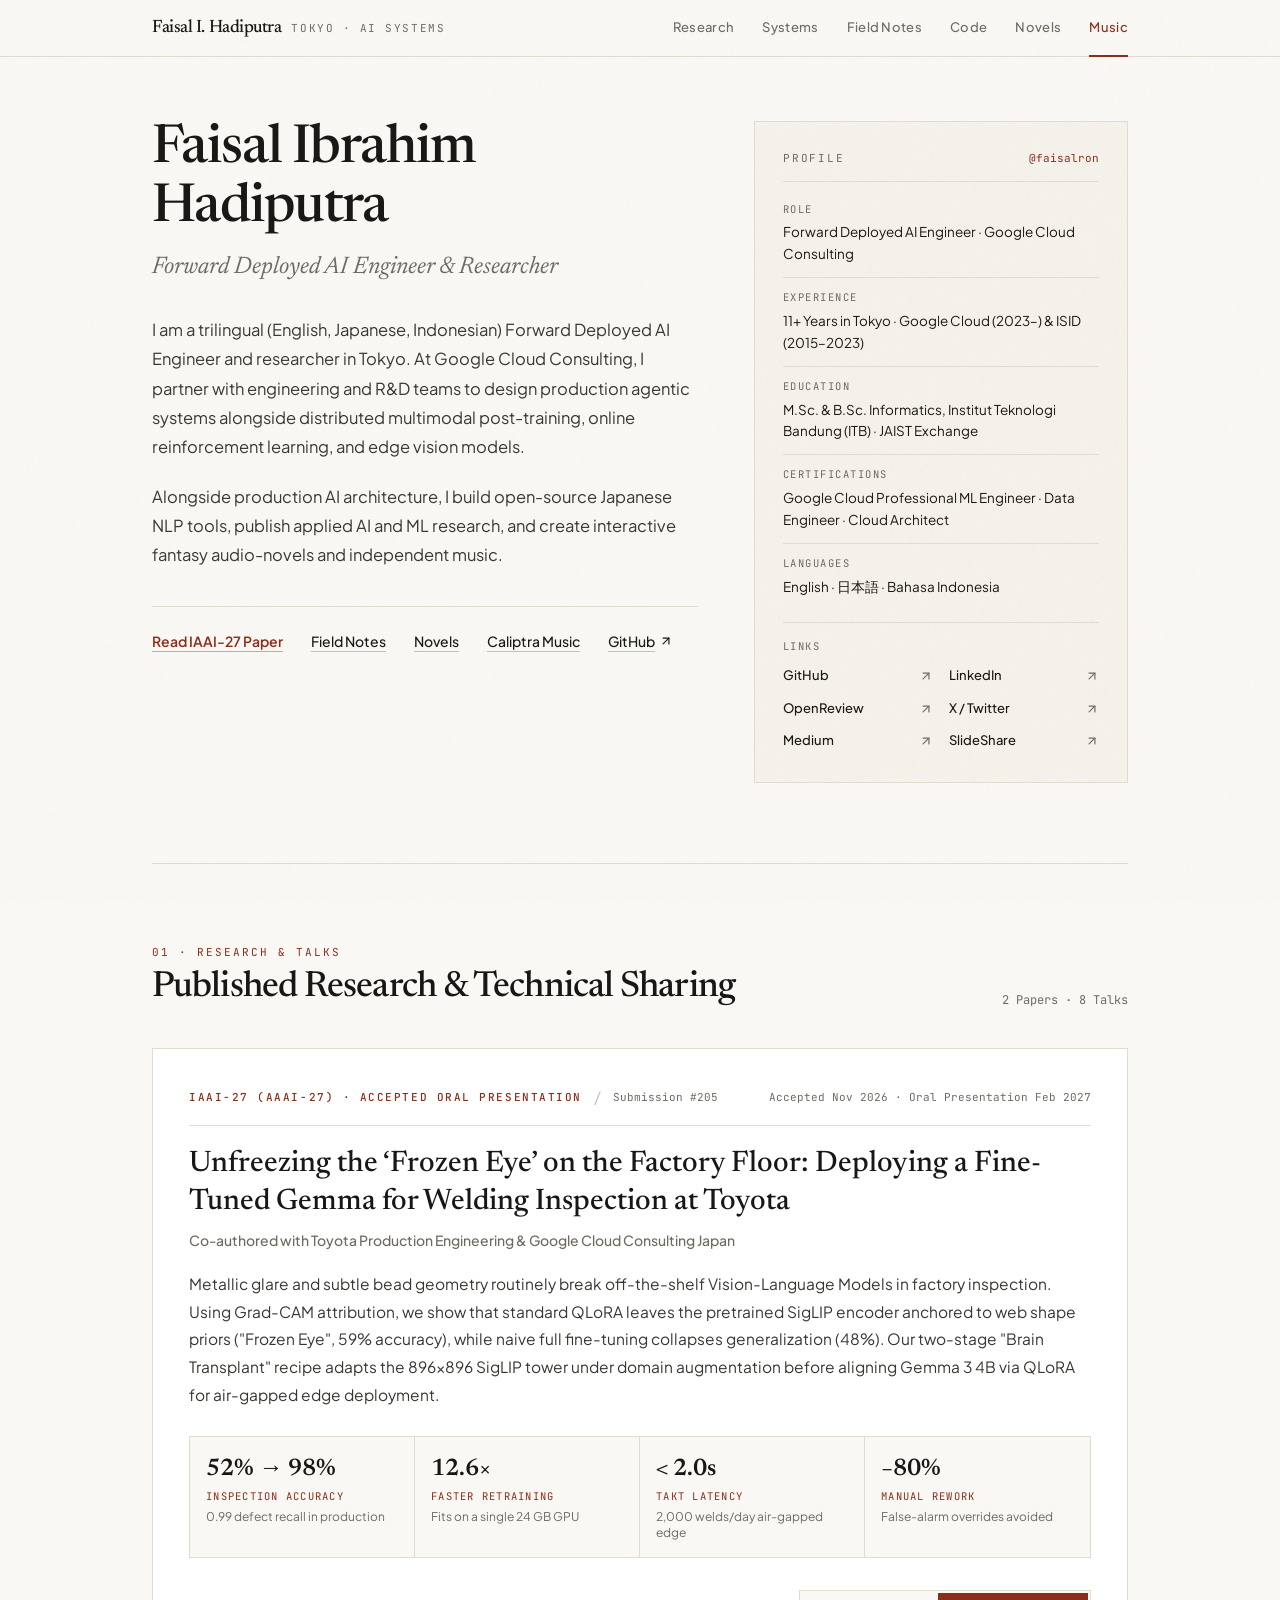
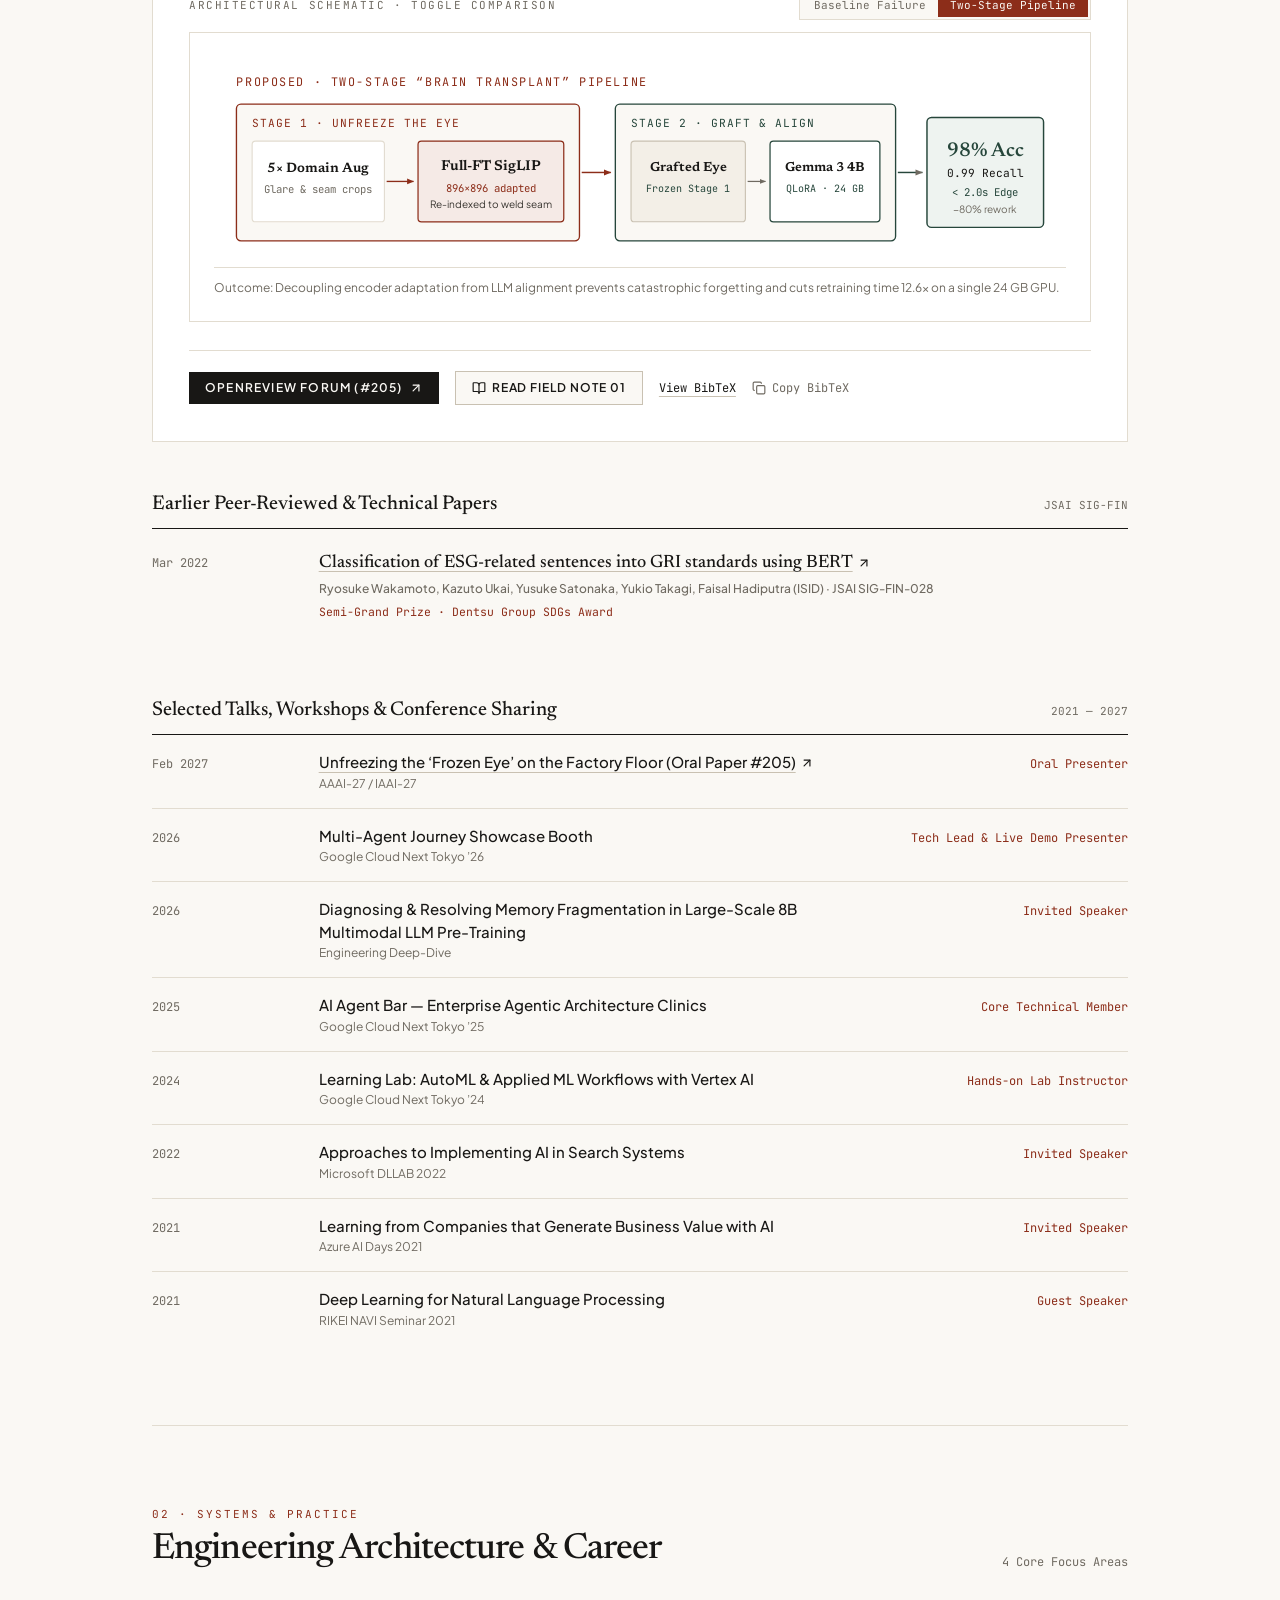
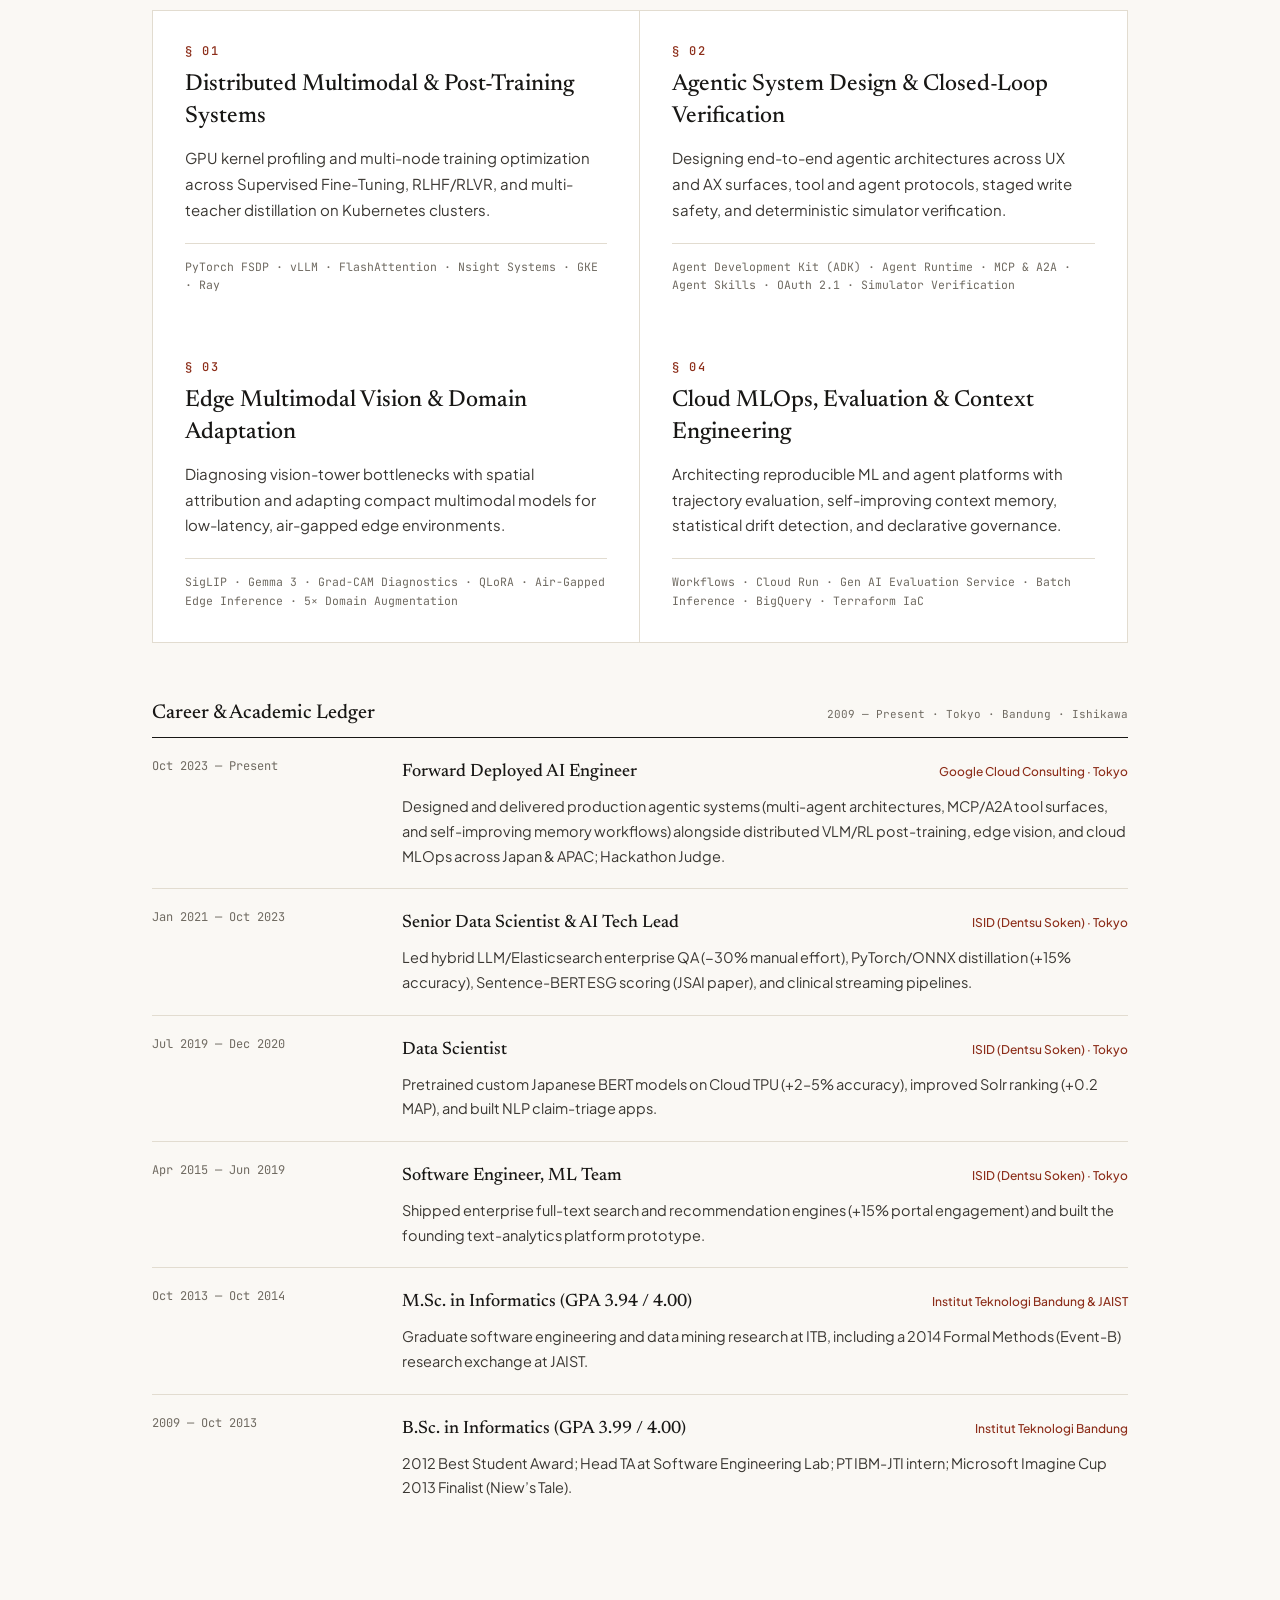
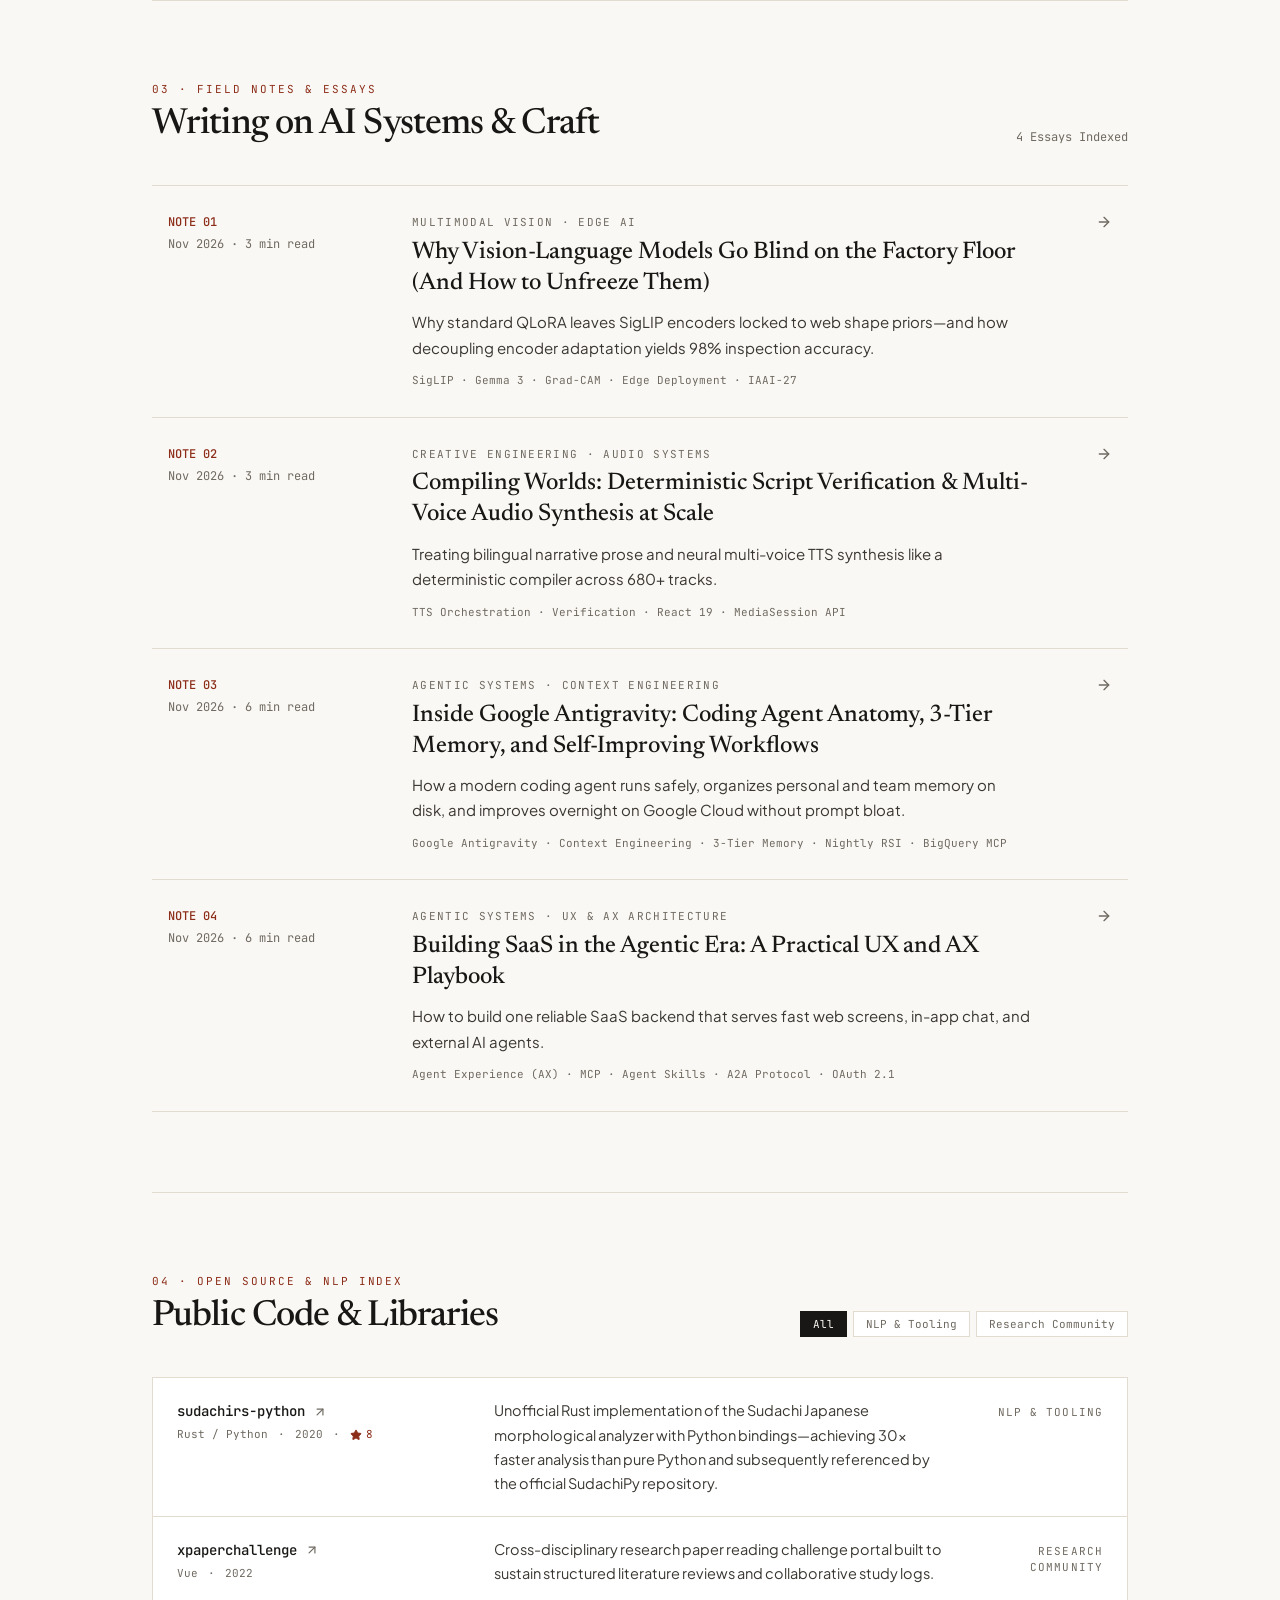
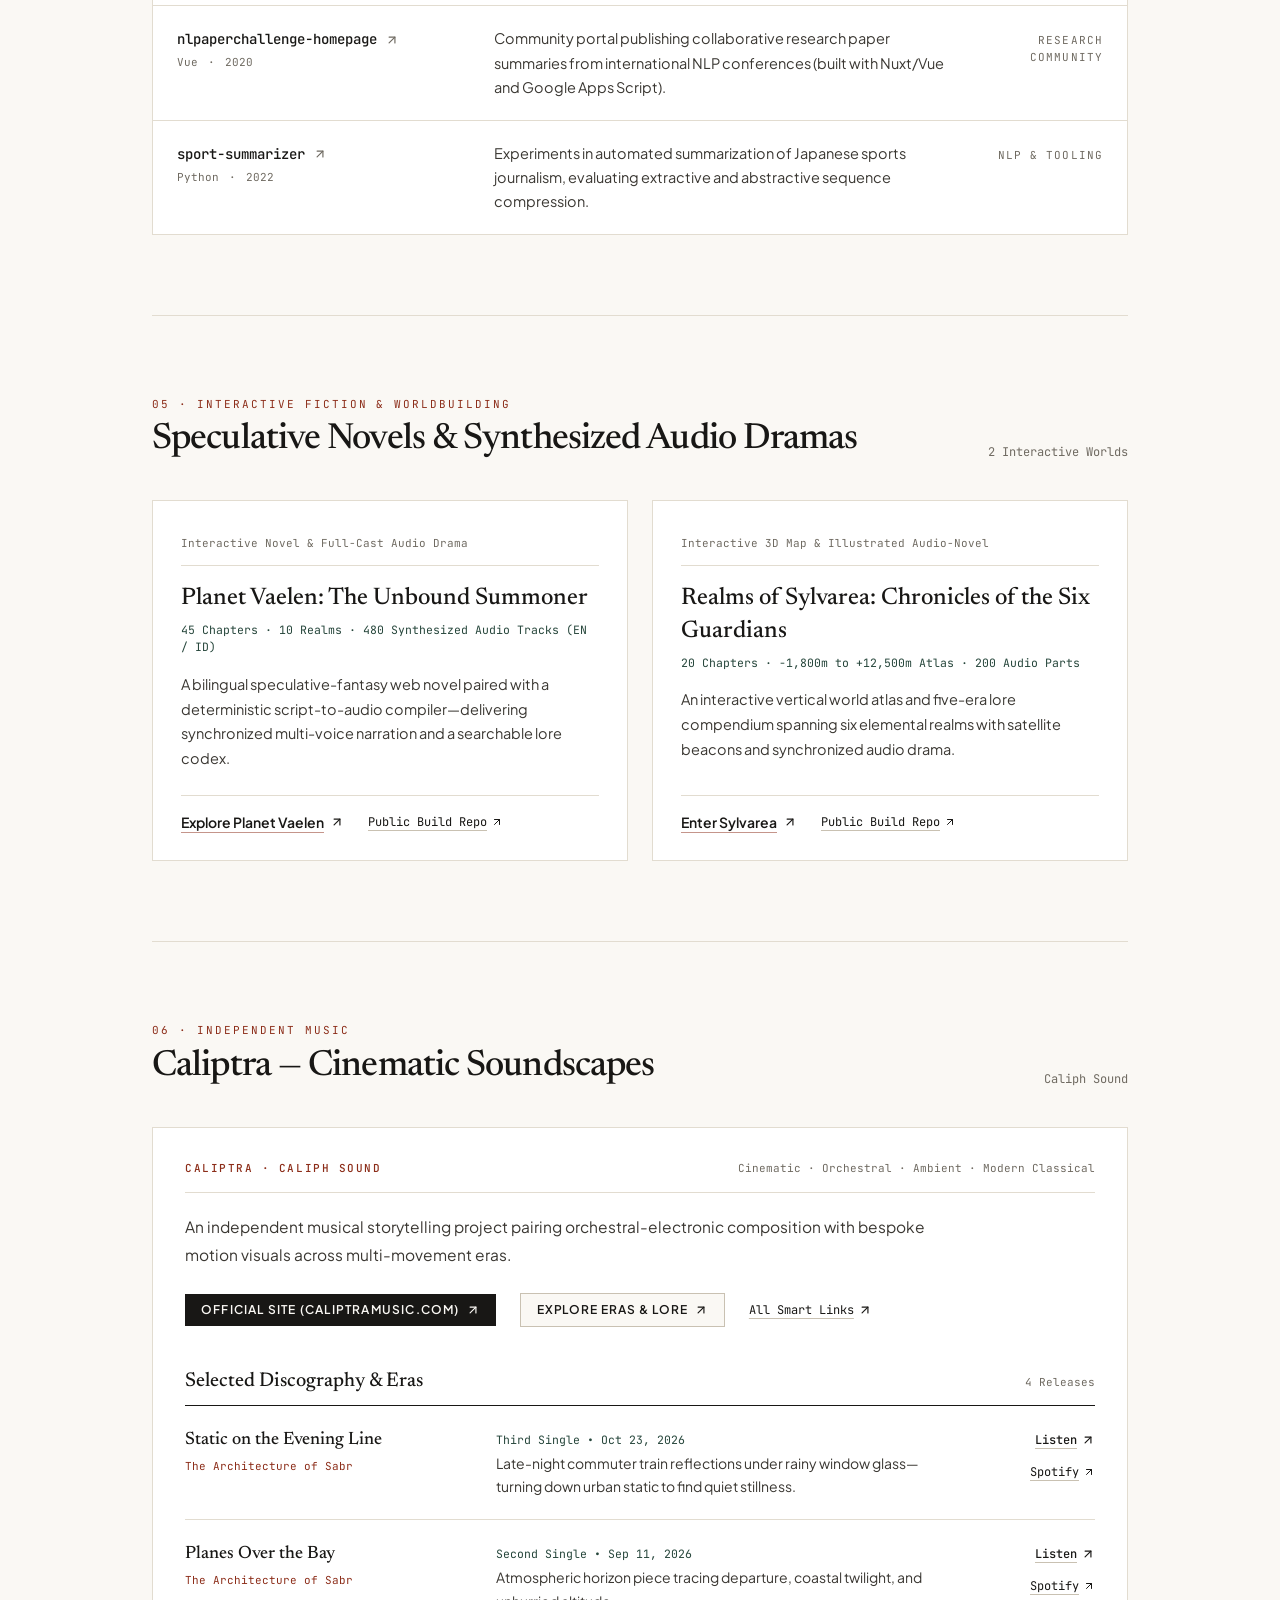
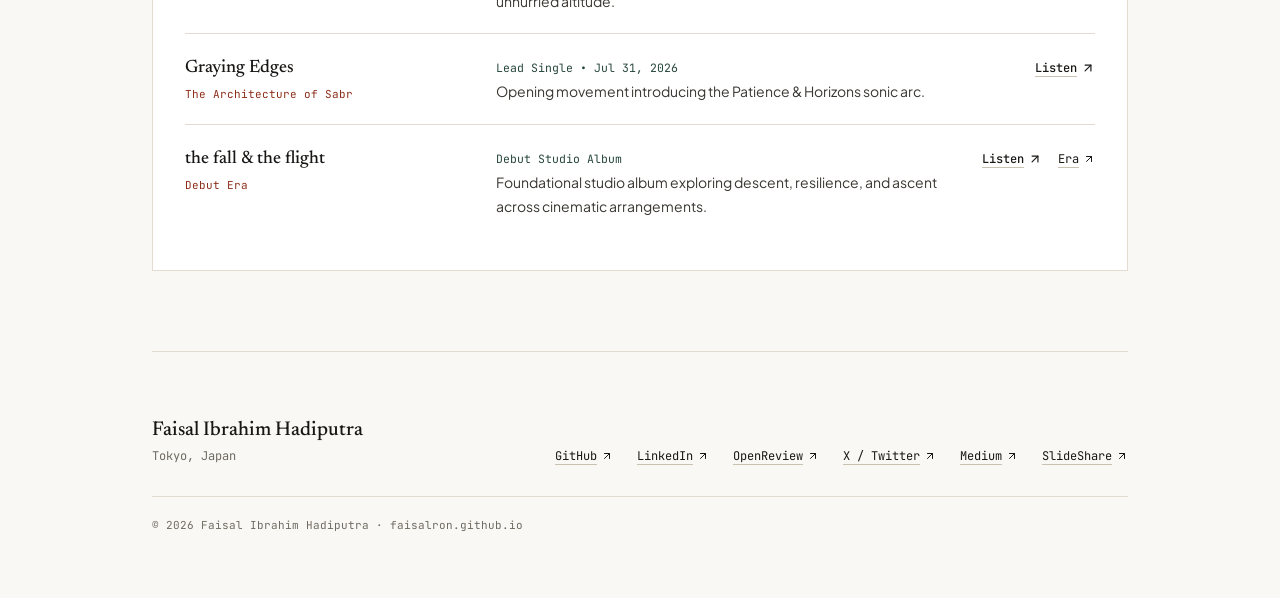
<file: index.html>
<!doctype html>
<html lang="en" class="scroll-smooth">
  <head>
    <meta charset="UTF-8" />
    <meta name="viewport" content="width=device-width, initial-scale=1.0" />
    <title>Faisal Ibrahim Hadiputra — Forward Deployed AI Engineer &amp; Researcher</title>
    <meta
      name="description"
      content="Personal website of Faisal Ibrahim Hadiputra, Forward Deployed AI Engineer and Researcher in Tokyo: designing agentic systems, multimodal post-training, applied AI research, open-source Japanese NLP, interactive audio-novels, and Caliptra music."
    />
    <meta name="author" content="Faisal Ibrahim Hadiputra" />
    <link rel="canonical" href="https://faisalron.github.io/" />
    <link rel="icon" type="image/svg+xml" href="./favicon.svg" />

    <!-- Open Graph -->
    <meta property="og:type" content="profile" />
    <meta property="og:locale" content="en_US" />
    <meta property="og:url" content="https://faisalron.github.io/" />
    <meta property="og:title" content="Faisal Ibrahim Hadiputra — Forward Deployed AI Engineer &amp; Researcher" />
    <meta
      property="og:description"
      content="Designing agentic systems, applied AI research (IAAI-27 Oral), multimodal post-training, open-source Japanese NLP, interactive fantasy audio-novels, and Caliptra music by Faisal Ibrahim Hadiputra in Tokyo."
    />
    <meta property="og:site_name" content="Faisal Ibrahim Hadiputra" />

    <!-- Twitter / X -->
    <meta name="twitter:card" content="summary" />
    <meta name="twitter:creator" content="@faisal_putra" />
    <meta name="twitter:title" content="Faisal Ibrahim Hadiputra — Forward Deployed AI Engineer &amp; Researcher" />
    <meta
      name="twitter:description"
      content="Designing agentic systems, applied AI research (IAAI-27 Oral), multimodal post-training, open-source Japanese NLP, interactive fantasy audio-novels, and Caliptra music by Faisal Ibrahim Hadiputra in Tokyo."
    />

    <!-- Typography: Newsreader (Editorial Serif), Plus Jakarta Sans, JetBrains Mono -->
    <link rel="preconnect" href="https://fonts.googleapis.com" />
    <link rel="preconnect" href="https://fonts.gstatic.com" crossorigin />
    <link
      href="https://fonts.googleapis.com/css2?family=JetBrains+Mono:wght@400;500&family=Newsreader:ital,opsz,wght@0,6..72,400;0,6..72,500;0,6..72,600;1,6..72,400;1,6..72,500&family=Plus+Jakarta+Sans:wght@400;500;600;700&display=swap"
      rel="stylesheet"
    />

    <!-- Schema.org JSON-LD Graph -->
    <script type="application/ld+json">
      {
        "@context": "https://schema.org",
        "@graph": [
          {
            "@type": "ProfilePage",
            "@id": "https://faisalron.github.io/#profilepage",
            "url": "https://faisalron.github.io/",
            "name": "Faisal Ibrahim Hadiputra — Forward Deployed AI Engineer & Researcher",
            "dateModified": "2026-11-22",
            "inLanguage": "en",
            "isPartOf": {
              "@id": "https://faisalron.github.io/#website"
            },
            "mainEntity": {
              "@id": "https://faisalron.github.io/#person"
            }
          },
          {
            "@type": "WebSite",
            "@id": "https://faisalron.github.io/#website",
            "url": "https://faisalron.github.io/",
            "name": "Faisal Ibrahim Hadiputra",
            "inLanguage": "en",
            "publisher": {
              "@id": "https://faisalron.github.io/#person"
            }
          },
          {
            "@type": "Person",
            "@id": "https://faisalron.github.io/#person",
            "name": "Faisal Ibrahim Hadiputra",
            "givenName": "Faisal",
            "familyName": "Hadiputra",
            "alternateName": ["Faisal Hadiputra", "faisalron"],
            "url": "https://faisalron.github.io/",
            "jobTitle": "Forward Deployed AI Engineer",
            "description": "Trilingual Forward Deployed AI Engineer and Researcher at Google Cloud Consulting in Tokyo specializing in designing production agentic systems, multimodal post-training, edge vision, cloud MLOps, and Japanese NLP.",
            "worksFor": {
              "@type": "Organization",
              "name": "Google Cloud Consulting"
            },
            "alumniOf": [
              {
                "@type": "CollegeOrUniversity",
                "name": "Institut Teknologi Bandung"
              },
              {
                "@type": "CollegeOrUniversity",
                "name": "Japan Advanced Institute of Science and Technology"
              }
            ],
            "homeLocation": {
              "@type": "Place",
              "name": "Tokyo, Japan"
            },
            "knowsLanguage": ["en", "ja", "id"],
            "knowsAbout": [
              "Agentic System Design",
              "Model Context Protocol (MCP) & A2A",
              "Context & Memory Engineering",
              "Vision-Language Models",
              "Multimodal Machine Learning",
              "Natural Language Processing",
              "Cloud MLOps"
            ],
            "hasCredential": [
              {
                "@type": "EducationalOccupationalCredential",
                "credentialCategory": "certification",
                "name": "Google Cloud Professional Machine Learning Engineer",
                "recognizedBy": {
                  "@type": "Organization",
                  "name": "Google Cloud"
                }
              },
              {
                "@type": "EducationalOccupationalCredential",
                "credentialCategory": "certification",
                "name": "Google Cloud Professional Data Engineer",
                "recognizedBy": {
                  "@type": "Organization",
                  "name": "Google Cloud"
                }
              },
              {
                "@type": "EducationalOccupationalCredential",
                "credentialCategory": "certification",
                "name": "Google Cloud Professional Cloud Architect",
                "recognizedBy": {
                  "@type": "Organization",
                  "name": "Google Cloud"
                }
              }
            ],
            "sameAs": [
              "https://github.com/faisalron",
              "https://www.linkedin.com/in/faisal-hadiputra-06653a82/",
              "https://openreview.net/forum?id=CTrI8fFApP",
              "https://x.com/faisal_putra",
              "https://medium.com/@faisalhadiputra",
              "https://www.slideshare.net/FaisalHadiputra",
              "https://caliptramusic.com/"
            ]
          },
          {
            "@type": "ScholarlyArticle",
            "@id": "https://faisalron.github.io/#paper-iaai27",
            "headline": "Unfreezing the 'Frozen Eye' on the Factory Floor: Deploying a Fine-Tuned Gemma for Welding Inspection at Toyota",
            "url": "https://openreview.net/forum?id=CTrI8fFApP",
            "datePublished": "2026-11",
            "author": {
              "@id": "https://faisalron.github.io/#person"
            }
          },
          {
            "@type": "ScholarlyArticle",
            "@id": "https://faisalron.github.io/#paper-jsai2022",
            "headline": "Classification of ESG-related sentences into GRI standards using BERT",
            "url": "https://www.jstage.jst.go.jp/article/jsaisigtwo/2022/FIN-028/2022_144/_article/-char/en",
            "datePublished": "2022-03-12",
            "author": {
              "@id": "https://faisalron.github.io/#person"
            }
          },
          {
            "@type": "TechArticle",
            "@id": "https://faisalron.github.io/#note-frozen-eye",
            "headline": "Why Vision-Language Models Go Blind on the Factory Floor (And How to Unfreeze Them)",
            "url": "https://faisalron.github.io/#note/unfreezing-the-frozen-eye",
            "datePublished": "2026-11",
            "author": {
              "@id": "https://faisalron.github.io/#person"
            }
          },
          {
            "@type": "TechArticle",
            "@id": "https://faisalron.github.io/#note-audiobooks",
            "headline": "Compiling Worlds: Deterministic Script Verification & Multi-Voice Audio Synthesis at Scale",
            "url": "https://faisalron.github.io/#note/engineering-interactive-audiobooks",
            "datePublished": "2026-11",
            "author": {
              "@id": "https://faisalron.github.io/#person"
            }
          },
          {
            "@type": "TechArticle",
            "@id": "https://faisalron.github.io/#note-inside-google-antigravity",
            "headline": "Inside Google Antigravity: Coding Agent Anatomy, 3-Tier Memory, and Self-Improving Workflows",
            "url": "https://faisalron.github.io/#note/inside-google-antigravity",
            "datePublished": "2026-11-20",
            "author": {
              "@id": "https://faisalron.github.io/#person"
            }
          },
          {
            "@type": "TechArticle",
            "@id": "https://faisalron.github.io/#note-building-saas-in-the-agentic-era",
            "headline": "Building SaaS in the Agentic Era: A Practical UX and AX Playbook",
            "url": "https://faisalron.github.io/#note/building-saas-in-the-agentic-era",
            "datePublished": "2026-11-22",
            "author": {
              "@id": "https://faisalron.github.io/#person"
            }
          },
          {
            "@type": "SoftwareSourceCode",
            "@id": "https://faisalron.github.io/#repo-sudachirs-python",
            "name": "sudachirs-python",
            "codeRepository": "https://github.com/faisalron/sudachirs-python",
            "programmingLanguage": ["Rust", "Python"],
            "author": {
              "@id": "https://faisalron.github.io/#person"
            }
          },
          {
            "@type": "CreativeWork",
            "@id": "https://faisalron.github.io/#world-vaelen",
            "name": "Planet Vaelen: The Unbound Summoner",
            "url": "https://faisalron.github.io/ren_website-public/",
            "author": {
              "@id": "https://faisalron.github.io/#person"
            }
          },
          {
            "@type": "CreativeWork",
            "@id": "https://faisalron.github.io/#world-sylvarea",
            "name": "Realms of Sylvarea: Chronicles of the Six Guardians",
            "url": "https://faisalron.github.io/sylvarea_website-public/",
            "author": {
              "@id": "https://faisalron.github.io/#person"
            }
          },
          {
            "@type": "MusicGroup",
            "@id": "https://caliptramusic.com/#artist",
            "name": "Caliptra",
            "url": "https://caliptramusic.com/",
            "founder": {
              "@id": "https://faisalron.github.io/#person"
            },
            "genre": ["Cinematic", "Orchestral", "Ambient", "Modern Classical"]
          }
        ]
      }
    </script>
    <script type="module" crossorigin src="./assets/index-DeR2Rcoz.js"></script>
    <link rel="stylesheet" crossorigin href="./assets/index-Dr4uN33h.css">
  </head>
  <body class="bg-[#FAF8F4] text-[#3A3732] antialiased selection:bg-[#F5EAE6] selection:text-[#8C2D19]">
    <div id="root"></div>
  </body>
</html>
</file>
<file: assets/index-Dr4uN33h.css>
@layer properties{@supports (((-webkit-hyphens:none)) and (not (margin-trim:inline))) or ((-moz-orient:inline) and (not (color:rgb(from red r g b)))){*,:before,:after,::backdrop{--tw-space-y-reverse:0;--tw-divide-x-reverse:0;--tw-border-style:solid;--tw-divide-y-reverse:0;--tw-leading:initial;--tw-font-weight:initial;--tw-tracking:initial;--tw-blur:initial;--tw-brightness:initial;--tw-contrast:initial;--tw-grayscale:initial;--tw-hue-rotate:initial;--tw-invert:initial;--tw-opacity:initial;--tw-saturate:initial;--tw-sepia:initial;--tw-drop-shadow:initial;--tw-drop-shadow-color:initial;--tw-drop-shadow-alpha:100%;--tw-drop-shadow-size:initial;--tw-backdrop-blur:initial;--tw-backdrop-brightness:initial;--tw-backdrop-contrast:initial;--tw-backdrop-grayscale:initial;--tw-backdrop-hue-rotate:initial;--tw-backdrop-invert:initial;--tw-backdrop-opacity:initial;--tw-backdrop-saturate:initial;--tw-backdrop-sepia:initial;--tw-duration:initial;--tw-ease:initial;--tw-translate-x:0;--tw-translate-y:0;--tw-translate-z:0}}}@layer theme{:root,:host{--font-sans:-apple-system, BlinkMacSystemFont, "Segoe UI", Roboto, "Helvetica Neue", "Noto Sans", Arial, sans-serif, "Apple Color Emoji", "Segoe UI Emoji", "Segoe UI Symbol", "Noto Color Emoji";--font-mono:ui-monospace, SFMono-Regular, Menlo, Monaco, Consolas, "Liberation Mono", "Courier New", monospace;--spacing:.25rem;--container-3xl:48rem;--text-xs:.75rem;--text-xs--line-height:calc(1 / .75);--text-sm:.875rem;--text-sm--line-height:calc(1.25 / .875);--text-lg:1.125rem;--text-lg--line-height:calc(1.75 / 1.125);--text-xl:1.25rem;--text-xl--line-height:calc(1.75 / 1.25);--text-2xl:1.5rem;--text-2xl--line-height:calc(2 / 1.5);--text-3xl:1.875rem;--text-3xl--line-height: 1.2 ;--text-4xl:2.25rem;--text-4xl--line-height:calc(2.5 / 2.25);--font-weight-medium:500;--font-weight-semibold:600;--tracking-tight:-.025em;--tracking-wide:.025em;--tracking-wider:.05em;--leading-snug:1.375;--leading-relaxed:1.625;--ease-out:cubic-bezier(0, 0, .2, 1);--blur-md:12px;--default-transition-duration:.15s;--default-transition-timing-function:cubic-bezier(.4, 0, .2, 1);--default-font-family:var(--font-sans);--default-mono-font-family:var(--font-mono)}}@layer base{*,:after,:before,::backdrop{box-sizing:border-box;border:0 solid;margin:0;padding:0}::file-selector-button{box-sizing:border-box;border:0 solid;margin:0;padding:0}html,:host{-webkit-text-size-adjust:100%;tab-size:4;line-height:1.5;font-family:var(--default-font-family,-apple-system, BlinkMacSystemFont, "Segoe UI", Roboto, "Helvetica Neue", "Noto Sans", Arial, sans-serif, "Apple Color Emoji", "Segoe UI Emoji", "Segoe UI Symbol", "Noto Color Emoji");font-feature-settings:var(--default-font-feature-settings,normal);font-variation-settings:var(--default-font-variation-settings,normal);-webkit-tap-highlight-color:transparent}hr{height:0;color:inherit;border-top-width:1px}abbr:where([title]){-webkit-text-decoration:underline dotted;text-decoration:underline dotted}h1,h2,h3,h4,h5,h6{font-size:inherit;font-weight:inherit}a{color:inherit;-webkit-text-decoration:inherit;text-decoration:inherit}b,strong{font-weight:bolder}code,kbd,samp,pre{font-family:var(--default-mono-font-family,ui-monospace, SFMono-Regular, Menlo, Monaco, Consolas, "Liberation Mono", "Courier New", monospace);font-feature-settings:var(--default-mono-font-feature-settings,normal);font-variation-settings:var(--default-mono-font-variation-settings,normal);font-size:1em}small{font-size:80%}sub,sup{vertical-align:baseline;font-size:75%;line-height:0;position:relative}sub{bottom:-.25em}sup{top:-.5em}table{text-indent:0;border-color:inherit;border-collapse:collapse}:-moz-focusring:where(:not(iframe)){outline:auto}progress{vertical-align:baseline}summary{display:list-item}ol,ul,menu{list-style:none}img,svg,video,canvas,audio,iframe,embed,object{vertical-align:middle;display:block}img,video{max-width:100%;height:auto}button,input,select,optgroup,textarea{font:inherit;font-feature-settings:inherit;font-variation-settings:inherit;letter-spacing:inherit;color:inherit;opacity:1;background-color:#0000;border-radius:0}::file-selector-button{font:inherit;font-feature-settings:inherit;font-variation-settings:inherit;letter-spacing:inherit;color:inherit;opacity:1;background-color:#0000;border-radius:0}:where(select:is([multiple],[size])) optgroup{font-weight:bolder}:where(select:is([multiple],[size])) optgroup option{padding-inline-start:20px}::file-selector-button{margin-inline-end:4px}::placeholder{opacity:1}@supports (not ((-webkit-appearance:-apple-pay-button))) or (contain-intrinsic-size:1px){::placeholder{color:currentColor}@supports (color:color-mix(in lab,red,red)){::placeholder{color:color-mix(in oklab,currentcolor 50%,transparent)}}}textarea{resize:vertical}::-webkit-search-decoration{-webkit-appearance:none}::-webkit-date-and-time-value{min-height:1lh;text-align:inherit}::-webkit-datetime-edit{display:inline-flex}::-webkit-datetime-edit-fields-wrapper{padding:0}::-webkit-datetime-edit{padding-block:0}::-webkit-datetime-edit-year-field{padding-block:0}::-webkit-datetime-edit-month-field{padding-block:0}::-webkit-datetime-edit-day-field{padding-block:0}::-webkit-datetime-edit-hour-field{padding-block:0}::-webkit-datetime-edit-minute-field{padding-block:0}::-webkit-datetime-edit-second-field{padding-block:0}::-webkit-datetime-edit-millisecond-field{padding-block:0}::-webkit-datetime-edit-meridiem-field{padding-block:0}::-webkit-calendar-picker-indicator{line-height:1}:-moz-ui-invalid{box-shadow:none}button,input:where([type=button],[type=reset],[type=submit]){appearance:button}::file-selector-button{appearance:button}::-webkit-inner-spin-button{height:auto}::-webkit-outer-spin-button{height:auto}[hidden]:where(:not([hidden=until-found])){display:none!important}html{background-color:var(--bg-paper);color:var(--ink-body);font-feature-settings:"kern" 1,"liga" 1;-webkit-font-smoothing:antialiased;-moz-osx-font-smoothing:grayscale;font-family:Plus Jakarta Sans,-apple-system,BlinkMacSystemFont,Segoe UI,sans-serif}body{background-color:var(--bg-paper);color:var(--ink-body);position:relative;overflow-x:hidden}h1,h2,h3,h4,.font-serif-editorial{font-feature-settings:"kern" 1,"liga" 1,"onum" 1;font-family:Newsreader,Georgia,Times New Roman,serif}code,pre,.font-mono-editorial{font-variant-numeric:tabular-nums;font-family:JetBrains Mono,ui-monospace,SFMono-Regular,Menlo,Monaco,Consolas,monospace}}@layer components;@layer utilities{.visible{visibility:visible}.absolute{position:absolute}.relative{position:relative}.static{position:static}.sticky{position:sticky}.inset-x-0{inset-inline:0}.top-0{top:0}.-bottom-\[15px\]{bottom:-15px}.z-30{z-index:30}.mx-auto{margin-inline:auto}.my-4{margin-block:calc(var(--spacing) * 4)}.my-5{margin-block:calc(var(--spacing) * 5)}.my-7{margin-block:calc(var(--spacing) * 7)}.mt-0\.5{margin-top:calc(var(--spacing) * .5)}.mt-1{margin-top:var(--spacing)}.mt-1\.5{margin-top:calc(var(--spacing) * 1.5)}.mt-2{margin-top:calc(var(--spacing) * 2)}.mt-2\.5{margin-top:calc(var(--spacing) * 2.5)}.mt-3{margin-top:calc(var(--spacing) * 3)}.mt-4{margin-top:calc(var(--spacing) * 4)}.mt-5{margin-top:calc(var(--spacing) * 5)}.mt-6{margin-top:calc(var(--spacing) * 6)}.mt-7{margin-top:calc(var(--spacing) * 7)}.mt-8{margin-top:calc(var(--spacing) * 8)}.mt-9{margin-top:calc(var(--spacing) * 9)}.mt-10{margin-top:calc(var(--spacing) * 10)}.mt-12{margin-top:calc(var(--spacing) * 12)}.mt-14{margin-top:calc(var(--spacing) * 14)}.mb-3{margin-bottom:calc(var(--spacing) * 3)}.block{display:block}.contents{display:contents}.flex{display:flex}.grid{display:grid}.hidden{display:none}.inline-flex{display:inline-flex}.table{display:table}.h-3{height:calc(var(--spacing) * 3)}.h-3\.5{height:calc(var(--spacing) * 3.5)}.h-4{height:calc(var(--spacing) * 4)}.h-9{height:calc(var(--spacing) * 9)}.h-\[1\.5px\]{height:1.5px}.h-\[2px\]{height:2px}.h-auto{height:auto}.h-full{height:100%}.min-h-screen{min-height:100vh}.w-3{width:calc(var(--spacing) * 3)}.w-3\.5{width:calc(var(--spacing) * 3.5)}.w-4{width:calc(var(--spacing) * 4)}.w-9{width:calc(var(--spacing) * 9)}.w-full{width:100%}.max-w-3xl{max-width:var(--container-3xl)}.max-w-\[740px\]{max-width:740px}.max-w-\[1040px\]{max-width:1040px}.shrink-0{flex-shrink:0}.grow{flex-grow:1}.list-decimal{list-style-type:decimal}.list-disc{list-style-type:disc}.grid-cols-1{grid-template-columns:repeat(1,minmax(0,1fr))}.grid-cols-2{grid-template-columns:repeat(2,minmax(0,1fr))}.flex-col{flex-direction:column}.flex-wrap{flex-wrap:wrap}.items-baseline{align-items:baseline}.items-center{align-items:center}.justify-between{justify-content:space-between}.justify-center{justify-content:center}.justify-end{justify-content:flex-end}.gap-1{gap:var(--spacing)}.gap-1\.5{gap:calc(var(--spacing) * 1.5)}.gap-2{gap:calc(var(--spacing) * 2)}.gap-2\.5{gap:calc(var(--spacing) * 2.5)}.gap-3{gap:calc(var(--spacing) * 3)}.gap-4{gap:calc(var(--spacing) * 4)}.gap-6{gap:calc(var(--spacing) * 6)}.gap-7{gap:calc(var(--spacing) * 7)}.gap-8{gap:calc(var(--spacing) * 8)}.gap-12{gap:calc(var(--spacing) * 12)}:where(.space-y-2>:not(:last-child)){--tw-space-y-reverse:0;margin-block-start:calc(calc(var(--spacing) * 2) * var(--tw-space-y-reverse));margin-block-end:calc(calc(var(--spacing) * 2) * calc(1 - var(--tw-space-y-reverse)))}:where(.space-y-2\.5>:not(:last-child)){--tw-space-y-reverse:0;margin-block-start:calc(calc(var(--spacing) * 2.5) * var(--tw-space-y-reverse));margin-block-end:calc(calc(var(--spacing) * 2.5) * calc(1 - var(--tw-space-y-reverse)))}:where(.space-y-3\.5>:not(:last-child)){--tw-space-y-reverse:0;margin-block-start:calc(calc(var(--spacing) * 3.5) * var(--tw-space-y-reverse));margin-block-end:calc(calc(var(--spacing) * 3.5) * calc(1 - var(--tw-space-y-reverse)))}:where(.space-y-4>:not(:last-child)){--tw-space-y-reverse:0;margin-block-start:calc(calc(var(--spacing) * 4) * var(--tw-space-y-reverse));margin-block-end:calc(calc(var(--spacing) * 4) * calc(1 - var(--tw-space-y-reverse)))}:where(.space-y-5>:not(:last-child)){--tw-space-y-reverse:0;margin-block-start:calc(calc(var(--spacing) * 5) * var(--tw-space-y-reverse));margin-block-end:calc(calc(var(--spacing) * 5) * calc(1 - var(--tw-space-y-reverse)))}:where(.space-y-10>:not(:last-child)){--tw-space-y-reverse:0;margin-block-start:calc(calc(var(--spacing) * 10) * var(--tw-space-y-reverse));margin-block-end:calc(calc(var(--spacing) * 10) * calc(1 - var(--tw-space-y-reverse)))}.gap-x-3{column-gap:calc(var(--spacing) * 3)}.gap-x-4{column-gap:calc(var(--spacing) * 4)}.gap-x-6{column-gap:calc(var(--spacing) * 6)}.gap-x-7{column-gap:calc(var(--spacing) * 7)}.gap-y-1{row-gap:var(--spacing)}.gap-y-2{row-gap:calc(var(--spacing) * 2)}.gap-y-3{row-gap:calc(var(--spacing) * 3)}:where(.divide-x>:not(:last-child)){--tw-divide-x-reverse:0;border-inline-style:var(--tw-border-style);border-inline-start-width:calc(1px * var(--tw-divide-x-reverse));border-inline-end-width:calc(1px * calc(1 - var(--tw-divide-x-reverse)))}:where(.divide-y>:not(:last-child)){--tw-divide-y-reverse:0;border-bottom-style:var(--tw-border-style);border-top-style:var(--tw-border-style);border-top-width:calc(1px * var(--tw-divide-y-reverse));border-bottom-width:calc(1px * calc(1 - var(--tw-divide-y-reverse)))}:where(.divide-\[\#E2DCD0\]>:not(:last-child)){border-color:#e2dcd0}.overflow-hidden{overflow:hidden}.overflow-x-auto{overflow-x:auto}.scroll-smooth{scroll-behavior:smooth}.rounded-\[2px\]{border-radius:2px}.border{border-style:var(--tw-border-style);border-width:1px}.border-y{border-block-style:var(--tw-border-style);border-block-width:1px}.border-t{border-top-style:var(--tw-border-style);border-top-width:1px}.border-b{border-bottom-style:var(--tw-border-style);border-bottom-width:1px}.border-l-2{border-left-style:var(--tw-border-style);border-left-width:2px}.border-\[\#8C2D19\]{border-color:#8c2d19}.border-\[\#181715\]{border-color:#181715}.border-\[\#C9C1B2\]{border-color:#c9c1b2}.border-\[\#E2DCD0\]{border-color:#e2dcd0}.border-transparent{border-color:#0000}.bg-\[\#8C2D19\]{background-color:#8c2d19}.bg-\[\#181715\]{background-color:#181715}.bg-\[\#E2DCD0\]\/60{background-color:#e2dcd099}.bg-\[\#EEF3F0\]{background-color:#eef3f0}.bg-\[\#F3EFE7\]\/65{background-color:#f3efe7a6}.bg-\[\#F3EFE7\]\/75{background-color:#f3efe7bf}.bg-\[\#F3EFE7\]\/80{background-color:#f3efe7cc}.bg-\[\#F5EAE6\]{background-color:#f5eae6}.bg-\[\#FAF8F4\]{background-color:#faf8f4}.bg-\[\#FAF8F4\]\/92{background-color:#faf8f4eb}.bg-\[\#FFFFFF\]{background-color:#fff}.fill-current{fill:currentColor}.p-0\.5{padding:calc(var(--spacing) * .5)}.p-4{padding:calc(var(--spacing) * 4)}.p-5{padding:calc(var(--spacing) * 5)}.p-6{padding:calc(var(--spacing) * 6)}.px-1\.5{padding-inline:calc(var(--spacing) * 1.5)}.px-3{padding-inline:calc(var(--spacing) * 3)}.px-4{padding-inline:calc(var(--spacing) * 4)}.px-5{padding-inline:calc(var(--spacing) * 5)}.py-0\.5{padding-block:calc(var(--spacing) * .5)}.py-1{padding-block:var(--spacing)}.py-1\.5{padding-block:calc(var(--spacing) * 1.5)}.py-2{padding-block:calc(var(--spacing) * 2)}.py-2\.5{padding-block:calc(var(--spacing) * 2.5)}.py-3{padding-block:calc(var(--spacing) * 3)}.py-3\.5{padding-block:calc(var(--spacing) * 3.5)}.py-4{padding-block:calc(var(--spacing) * 4)}.py-5{padding-block:calc(var(--spacing) * 5)}.py-7{padding-block:calc(var(--spacing) * 7)}.py-12{padding-block:calc(var(--spacing) * 12)}.py-14{padding-block:calc(var(--spacing) * 14)}.py-16{padding-block:calc(var(--spacing) * 16)}.pt-2\.5{padding-top:calc(var(--spacing) * 2.5)}.pt-3\.5{padding-top:calc(var(--spacing) * 3.5)}.pt-4{padding-top:calc(var(--spacing) * 4)}.pt-5{padding-top:calc(var(--spacing) * 5)}.pt-6{padding-top:calc(var(--spacing) * 6)}.pt-8{padding-top:calc(var(--spacing) * 8)}.pt-12{padding-top:calc(var(--spacing) * 12)}.pb-2\.5{padding-bottom:calc(var(--spacing) * 2.5)}.pb-3{padding-bottom:calc(var(--spacing) * 3)}.pb-3\.5{padding-bottom:calc(var(--spacing) * 3.5)}.pb-4{padding-bottom:calc(var(--spacing) * 4)}.pb-8{padding-bottom:calc(var(--spacing) * 8)}.pb-16{padding-bottom:calc(var(--spacing) * 16)}.pl-5{padding-left:calc(var(--spacing) * 5)}.text-left{text-align:left}.text-2xl{font-size:var(--text-2xl);line-height:var(--tw-leading,var(--text-2xl--line-height))}.text-3xl{font-size:var(--text-3xl);line-height:var(--tw-leading,var(--text-3xl--line-height))}.text-lg{font-size:var(--text-lg);line-height:var(--tw-leading,var(--text-lg--line-height))}.text-sm{font-size:var(--text-sm);line-height:var(--tw-leading,var(--text-sm--line-height))}.text-xl{font-size:var(--text-xl);line-height:var(--tw-leading,var(--text-xl--line-height))}.text-xs{font-size:var(--text-xs);line-height:var(--tw-leading,var(--text-xs--line-height))}.text-\[0\.86em\]{font-size:.86em}.text-\[1\.5rem\]{font-size:1.5rem}.text-\[1\.45rem\]{font-size:1.45rem}.text-\[2\.45rem\]{font-size:2.45rem}.text-\[10\.5px\]{font-size:10.5px}.text-\[11\.5px\]{font-size:11.5px}.text-\[11px\]{font-size:11px}.text-\[12\.5px\]{font-size:12.5px}.text-\[13\.5px\]{font-size:13.5px}.text-\[13px\]{font-size:13px}.text-\[14\.5px\]{font-size:14.5px}.text-\[14px\]{font-size:14px}.text-\[15\.5px\]{font-size:15.5px}.text-\[15px\]{font-size:15px}.text-\[16\.5px\]{font-size:16.5px}.leading-\[1\.1\]{--tw-leading:1.1;line-height:1.1}.leading-\[1\.3\]{--tw-leading:1.3;line-height:1.3}.leading-\[1\.7\]{--tw-leading:1.7;line-height:1.7}.leading-\[1\.18\]{--tw-leading:1.18;line-height:1.18}.leading-\[1\.28\]{--tw-leading:1.28;line-height:1.28}.leading-\[1\.68\]{--tw-leading:1.68;line-height:1.68}.leading-\[1\.72\]{--tw-leading:1.72;line-height:1.72}.leading-\[1\.78\]{--tw-leading:1.78;line-height:1.78}.leading-\[1\.82\]{--tw-leading:1.82;line-height:1.82}.leading-relaxed{--tw-leading:var(--leading-relaxed);line-height:var(--leading-relaxed)}.leading-snug{--tw-leading:var(--leading-snug);line-height:var(--leading-snug)}.font-medium{--tw-font-weight:var(--font-weight-medium);font-weight:var(--font-weight-medium)}.font-semibold{--tw-font-weight:var(--font-weight-semibold);font-weight:var(--font-weight-semibold)}.tracking-\[-0\.02em\]{--tw-tracking:-.02em;letter-spacing:-.02em}.tracking-\[-0\.015em\]{--tw-tracking:-.015em;letter-spacing:-.015em}.tracking-\[0\.1em\]{--tw-tracking:.1em;letter-spacing:.1em}.tracking-\[0\.08em\]{--tw-tracking:.08em;letter-spacing:.08em}.tracking-\[0\.12em\]{--tw-tracking:.12em;letter-spacing:.12em}.tracking-\[0\.14em\]{--tw-tracking:.14em;letter-spacing:.14em}.tracking-\[0\.15em\]{--tw-tracking:.15em;letter-spacing:.15em}.tracking-\[0\.16em\]{--tw-tracking:.16em;letter-spacing:.16em}.tracking-\[0\.18em\]{--tw-tracking:.18em;letter-spacing:.18em}.tracking-tight{--tw-tracking:var(--tracking-tight);letter-spacing:var(--tracking-tight)}.tracking-wide{--tw-tracking:var(--tracking-wide);letter-spacing:var(--tracking-wide)}.tracking-wider{--tw-tracking:var(--tracking-wider);letter-spacing:var(--tracking-wider)}.text-\[\#3A3732\]{color:#3a3732}.text-\[\#5C574F\]{color:#5c574f}.text-\[\#6F6A61\]{color:#6f6a61}.text-\[\#8C2D19\]{color:#8c2d19}.text-\[\#26463B\]{color:#26463b}.text-\[\#181715\]{color:#181715}.text-\[\#C9C1B2\]{color:#c9c1b2}.text-\[\#FAF8F4\]{color:#faf8f4}.uppercase{text-transform:uppercase}.italic{font-style:italic}.underline{text-decoration-line:underline}.decoration-\[\#8C2D19\]\/40{text-decoration-color:#8c2d1966}.decoration-\[\#8C2D19\]\/50{text-decoration-color:#8c2d1980}.underline-offset-4{text-underline-offset:4px}.antialiased{-webkit-font-smoothing:antialiased;-moz-osx-font-smoothing:grayscale}.filter{filter:var(--tw-blur,) var(--tw-brightness,) var(--tw-contrast,) var(--tw-grayscale,) var(--tw-hue-rotate,) var(--tw-invert,) var(--tw-saturate,) var(--tw-sepia,) var(--tw-drop-shadow,)}.backdrop-blur-md{--tw-backdrop-blur:blur(var(--blur-md));-webkit-backdrop-filter:var(--tw-backdrop-blur,) var(--tw-backdrop-brightness,) var(--tw-backdrop-contrast,) var(--tw-backdrop-grayscale,) var(--tw-backdrop-hue-rotate,) var(--tw-backdrop-invert,) var(--tw-backdrop-opacity,) var(--tw-backdrop-saturate,) var(--tw-backdrop-sepia,);backdrop-filter:var(--tw-backdrop-blur,) var(--tw-backdrop-brightness,) var(--tw-backdrop-contrast,) var(--tw-backdrop-grayscale,) var(--tw-backdrop-hue-rotate,) var(--tw-backdrop-invert,) var(--tw-backdrop-opacity,) var(--tw-backdrop-saturate,) var(--tw-backdrop-sepia,)}.transition-\[width\]{transition-property:width;transition-timing-function:var(--tw-ease,var(--default-transition-timing-function));transition-duration:var(--tw-duration,var(--default-transition-duration))}.transition-colors{transition-property:color,background-color,border-color,outline-color,text-decoration-color,fill,stroke,--tw-gradient-from,--tw-gradient-via,--tw-gradient-to;transition-timing-function:var(--tw-ease,var(--default-transition-timing-function));transition-duration:var(--tw-duration,var(--default-transition-duration))}.transition-transform{transition-property:transform,translate,scale,rotate;transition-timing-function:var(--tw-ease,var(--default-transition-timing-function));transition-duration:var(--tw-duration,var(--default-transition-duration))}.duration-150{--tw-duration:.15s;transition-duration:.15s}.ease-out{--tw-ease:var(--ease-out);transition-timing-function:var(--ease-out)}@media(hover:hover){.group-hover\:translate-x-0\.5:is(:where(.group):hover *){--tw-translate-x:calc(var(--spacing) * .5);translate:var(--tw-translate-x) var(--tw-translate-y)}.group-hover\:translate-x-1:is(:where(.group):hover *){--tw-translate-x:var(--spacing);translate:var(--tw-translate-x) var(--tw-translate-y)}.group-hover\:-translate-y-0\.5:is(:where(.group):hover *){--tw-translate-y:calc(var(--spacing) * -.5);translate:var(--tw-translate-x) var(--tw-translate-y)}.group-hover\:text-\[\#8C2D19\]:is(:where(.group):hover *){color:#8c2d19}}.marker\:text-xs ::marker{font-size:var(--text-xs);line-height:var(--tw-leading,var(--text-xs--line-height))}.marker\:text-xs::marker{font-size:var(--text-xs);line-height:var(--tw-leading,var(--text-xs--line-height))}.marker\:text-xs ::-webkit-details-marker{font-size:var(--text-xs);line-height:var(--tw-leading,var(--text-xs--line-height))}.marker\:text-xs::-webkit-details-marker{font-size:var(--text-xs);line-height:var(--tw-leading,var(--text-xs--line-height))}.marker\:text-\[13px\] ::marker{font-size:13px}.marker\:text-\[13px\]::marker{font-size:13px}.marker\:text-\[13px\] ::-webkit-details-marker{font-size:13px}.marker\:text-\[13px\]::-webkit-details-marker{font-size:13px}.marker\:font-medium ::marker{--tw-font-weight:var(--font-weight-medium);font-weight:var(--font-weight-medium)}.marker\:font-medium::marker{--tw-font-weight:var(--font-weight-medium);font-weight:var(--font-weight-medium)}.marker\:font-medium ::-webkit-details-marker{--tw-font-weight:var(--font-weight-medium);font-weight:var(--font-weight-medium)}.marker\:font-medium::-webkit-details-marker{--tw-font-weight:var(--font-weight-medium);font-weight:var(--font-weight-medium)}.marker\:text-\[\#8C2D19\] ::marker{color:#8c2d19}.marker\:text-\[\#8C2D19\]::marker{color:#8c2d19}.marker\:text-\[\#8C2D19\] ::-webkit-details-marker{color:#8c2d19}.marker\:text-\[\#8C2D19\]::-webkit-details-marker{color:#8c2d19}.selection\:bg-\[\#F5EAE6\] ::selection{background-color:#f5eae6}.selection\:bg-\[\#F5EAE6\]::selection{background-color:#f5eae6}.selection\:text-\[\#8C2D19\] ::selection{color:#8c2d19}.selection\:text-\[\#8C2D19\]::selection{color:#8c2d19}.first\:pt-1:first-child{padding-top:var(--spacing)}.last\:pb-1:last-child{padding-bottom:var(--spacing)}@media(hover:hover){.hover\:border-\[\#8C2D19\]:hover{border-color:#8c2d19}.hover\:border-\[\#C9C1B2\]:hover{border-color:#c9c1b2}.hover\:bg-\[\#8C2D19\]:hover{background-color:#8c2d19}.hover\:bg-\[\#F3EFE7\]\/55:hover{background-color:#f3efe78c}.hover\:bg-\[\#FAF8F4\]:hover{background-color:#faf8f4}.hover\:text-\[\#8C2D19\]:hover{color:#8c2d19}.hover\:text-\[\#181715\]:hover{color:#181715}.hover\:decoration-\[\#8C2D19\]:hover{text-decoration-color:#8c2d19}}@media(min-width:40rem){.sm\:col-span-1{grid-column:span 1/span 1}.sm\:col-span-2{grid-column:span 2/span 2}.sm\:col-span-3{grid-column:span 3/span 3}.sm\:col-span-4{grid-column:span 4/span 4}.sm\:col-span-6{grid-column:span 6/span 6}.sm\:col-span-7{grid-column:span 7/span 7}.sm\:col-span-8{grid-column:span 8/span 8}.sm\:col-span-9{grid-column:span 9/span 9}.sm\:col-span-10{grid-column:span 10/span 10}.sm\:-mx-6{margin-inline:calc(var(--spacing) * -6)}.sm\:inline{display:inline}.sm\:grid-cols-2{grid-template-columns:repeat(2,minmax(0,1fr))}.sm\:grid-cols-4{grid-template-columns:repeat(4,minmax(0,1fr))}.sm\:grid-cols-12{grid-template-columns:repeat(12,minmax(0,1fr))}.sm\:flex-col{flex-direction:column}.sm\:flex-row{flex-direction:row}.sm\:items-baseline{align-items:baseline}.sm\:items-end{align-items:flex-end}.sm\:justify-end{justify-content:flex-end}.sm\:gap-1\.5{gap:calc(var(--spacing) * 1.5)}.sm\:gap-6{gap:calc(var(--spacing) * 6)}.sm\:gap-8{gap:calc(var(--spacing) * 8)}:where(.sm\:divide-y-0>:not(:last-child)){--tw-divide-y-reverse:0;border-bottom-style:var(--tw-border-style);border-top-style:var(--tw-border-style);border-top-width:calc(0px * var(--tw-divide-y-reverse));border-bottom-width:calc(0px * calc(1 - var(--tw-divide-y-reverse)))}.sm\:p-5{padding:calc(var(--spacing) * 5)}.sm\:p-6{padding:calc(var(--spacing) * 6)}.sm\:p-7{padding:calc(var(--spacing) * 7)}.sm\:p-8{padding:calc(var(--spacing) * 8)}.sm\:p-9{padding:calc(var(--spacing) * 9)}.sm\:px-4{padding-inline:calc(var(--spacing) * 4)}.sm\:px-6{padding-inline:calc(var(--spacing) * 6)}.sm\:px-8{padding-inline:calc(var(--spacing) * 8)}.sm\:py-16{padding-block:calc(var(--spacing) * 16)}.sm\:py-20{padding-block:calc(var(--spacing) * 20)}.sm\:pt-16{padding-top:calc(var(--spacing) * 16)}.sm\:pb-20{padding-bottom:calc(var(--spacing) * 20)}.sm\:text-right{text-align:right}.sm\:text-2xl{font-size:var(--text-2xl);line-height:var(--tw-leading,var(--text-2xl--line-height))}.sm\:text-4xl{font-size:var(--text-4xl);line-height:var(--tw-leading,var(--text-4xl--line-height))}.sm\:text-xl{font-size:var(--text-xl);line-height:var(--tw-leading,var(--text-xl--line-height))}.sm\:text-\[1\.85rem\]{font-size:1.85rem}.sm\:text-\[2\.6rem\]{font-size:2.6rem}.sm\:text-\[3\.35rem\]{font-size:3.35rem}}@media(min-width:48rem){.md\:-mx-12{margin-inline:calc(var(--spacing) * -12)}.md\:flex{display:flex}.md\:hidden{display:none}.md\:grid-cols-2{grid-template-columns:repeat(2,minmax(0,1fr))}.md\:border-r{border-right-style:var(--tw-border-style);border-right-width:1px}.md\:border-b{border-bottom-style:var(--tw-border-style);border-bottom-width:1px}.md\:border-b-0{border-bottom-style:var(--tw-border-style);border-bottom-width:0}.md\:border-\[\#E2DCD0\]{border-color:#e2dcd0}}@media(min-width:64rem){.lg\:col-span-5{grid-column:span 5/span 5}.lg\:col-span-7{grid-column:span 7/span 7}.lg\:-mx-20{margin-inline:calc(var(--spacing) * -20)}.lg\:grid-cols-12{grid-template-columns:repeat(12,minmax(0,1fr))}.lg\:gap-14{gap:calc(var(--spacing) * 14)}}}:root{--bg-paper:#faf8f4;--bg-folio:#f3efe7;--bg-sheet:#fff;--border-hairline:#e2dcd0;--border-strong:#c9c1b2;--ink-primary:#181715;--ink-body:#3a3732;--ink-muted:#6f6a61;--accent-rubric:#8c2d19;--accent-rubric-soft:#f5eae6;--accent-sage:#26463b}.paper-grain-overlay{pointer-events:none;z-index:40;opacity:.024;background-image:url("data:image/svg+xml,%3Csvg viewBox='0 0 240 240' xmlns='http://www.w3.org/2000/svg'%3E%3Cfilter id='paperGrain'%3E%3CfeTurbulence type='fractalNoise' baseFrequency='0.82' numOctaves='3' stitchTiles='stitch'/%3E%3C/filter%3E%3Crect width='100%25' height='100%25' filter='url(%23paperGrain)'/%3E%3C/svg%3E");width:100%;height:100%;position:fixed;inset:0}.tabular-nums-lining{font-variant-numeric:tabular-nums lining-nums}.editorial-link{color:var(--ink-primary);text-decoration:underline;-webkit-text-decoration-color:var(--border-strong);text-decoration-color:var(--border-strong);text-underline-offset:4px;text-decoration-thickness:1px;transition:color .15s,text-decoration-color .15s}.editorial-link:hover{color:var(--accent-rubric);-webkit-text-decoration-color:var(--accent-rubric);text-decoration-color:var(--accent-rubric)}::-webkit-scrollbar{width:8px;height:8px}::-webkit-scrollbar-track{background:var(--bg-paper)}::-webkit-scrollbar-thumb{background:var(--border-strong);border-radius:9999px}::-webkit-scrollbar-thumb:hover{background:var(--ink-muted)}@media print{.paper-grain-overlay,.no-print{display:none!important}body{color:#000!important;background:#fff!important}}@property --tw-space-y-reverse{syntax:"*";inherits:false;initial-value:0}@property --tw-divide-x-reverse{syntax:"*";inherits:false;initial-value:0}@property --tw-border-style{syntax:"*";inherits:false;initial-value:solid}@property --tw-divide-y-reverse{syntax:"*";inherits:false;initial-value:0}@property --tw-leading{syntax:"*";inherits:false}@property --tw-font-weight{syntax:"*";inherits:false}@property --tw-tracking{syntax:"*";inherits:false}@property --tw-blur{syntax:"*";inherits:false}@property --tw-brightness{syntax:"*";inherits:false}@property --tw-contrast{syntax:"*";inherits:false}@property --tw-grayscale{syntax:"*";inherits:false}@property --tw-hue-rotate{syntax:"*";inherits:false}@property --tw-invert{syntax:"*";inherits:false}@property --tw-opacity{syntax:"*";inherits:false}@property --tw-saturate{syntax:"*";inherits:false}@property --tw-sepia{syntax:"*";inherits:false}@property --tw-drop-shadow{syntax:"*";inherits:false}@property --tw-drop-shadow-color{syntax:"*";inherits:false}@property --tw-drop-shadow-alpha{syntax:"<percentage>";inherits:false;initial-value:100%}@property --tw-drop-shadow-size{syntax:"*";inherits:false}@property --tw-backdrop-blur{syntax:"*";inherits:false}@property --tw-backdrop-brightness{syntax:"*";inherits:false}@property --tw-backdrop-contrast{syntax:"*";inherits:false}@property --tw-backdrop-grayscale{syntax:"*";inherits:false}@property --tw-backdrop-hue-rotate{syntax:"*";inherits:false}@property --tw-backdrop-invert{syntax:"*";inherits:false}@property --tw-backdrop-opacity{syntax:"*";inherits:false}@property --tw-backdrop-saturate{syntax:"*";inherits:false}@property --tw-backdrop-sepia{syntax:"*";inherits:false}@property --tw-duration{syntax:"*";inherits:false}@property --tw-ease{syntax:"*";inherits:false}@property --tw-translate-x{syntax:"*";inherits:false;initial-value:0}@property --tw-translate-y{syntax:"*";inherits:false;initial-value:0}@property --tw-translate-z{syntax:"*";inherits:false;initial-value:0}
</file>
